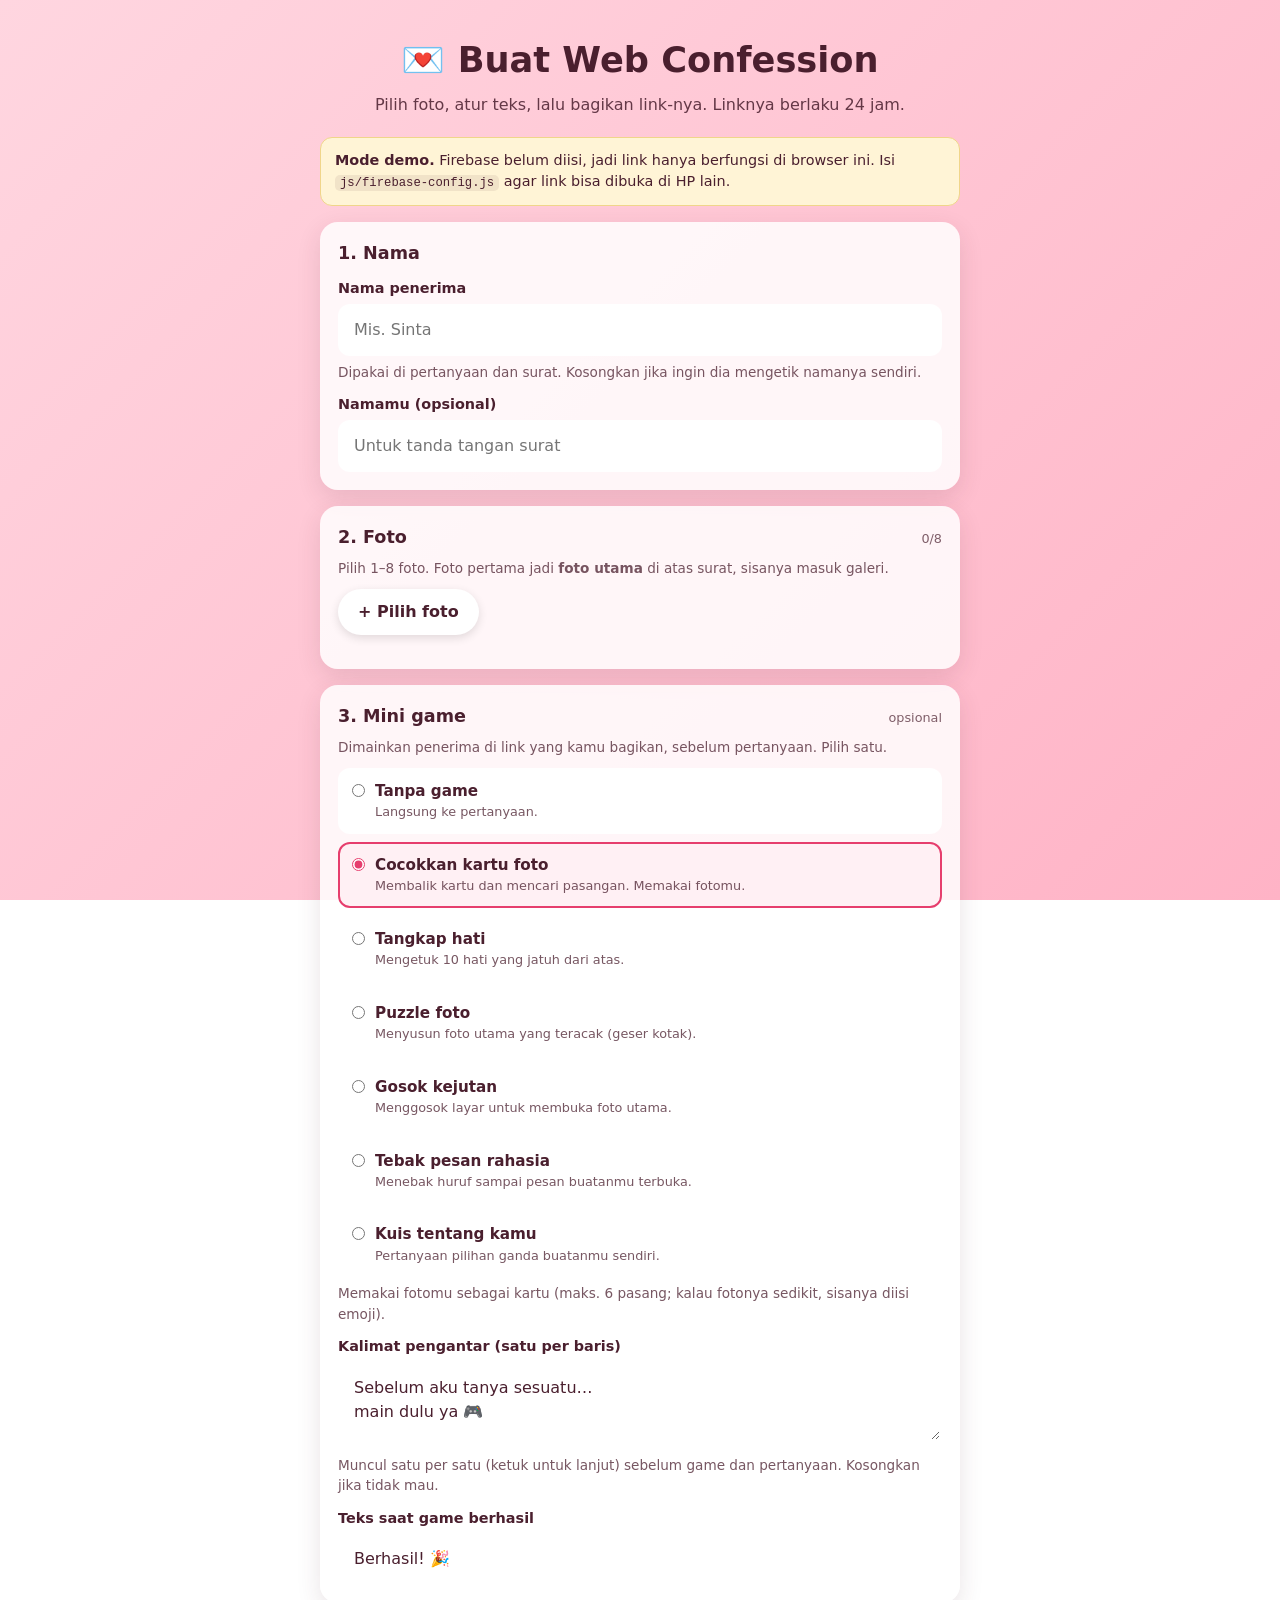
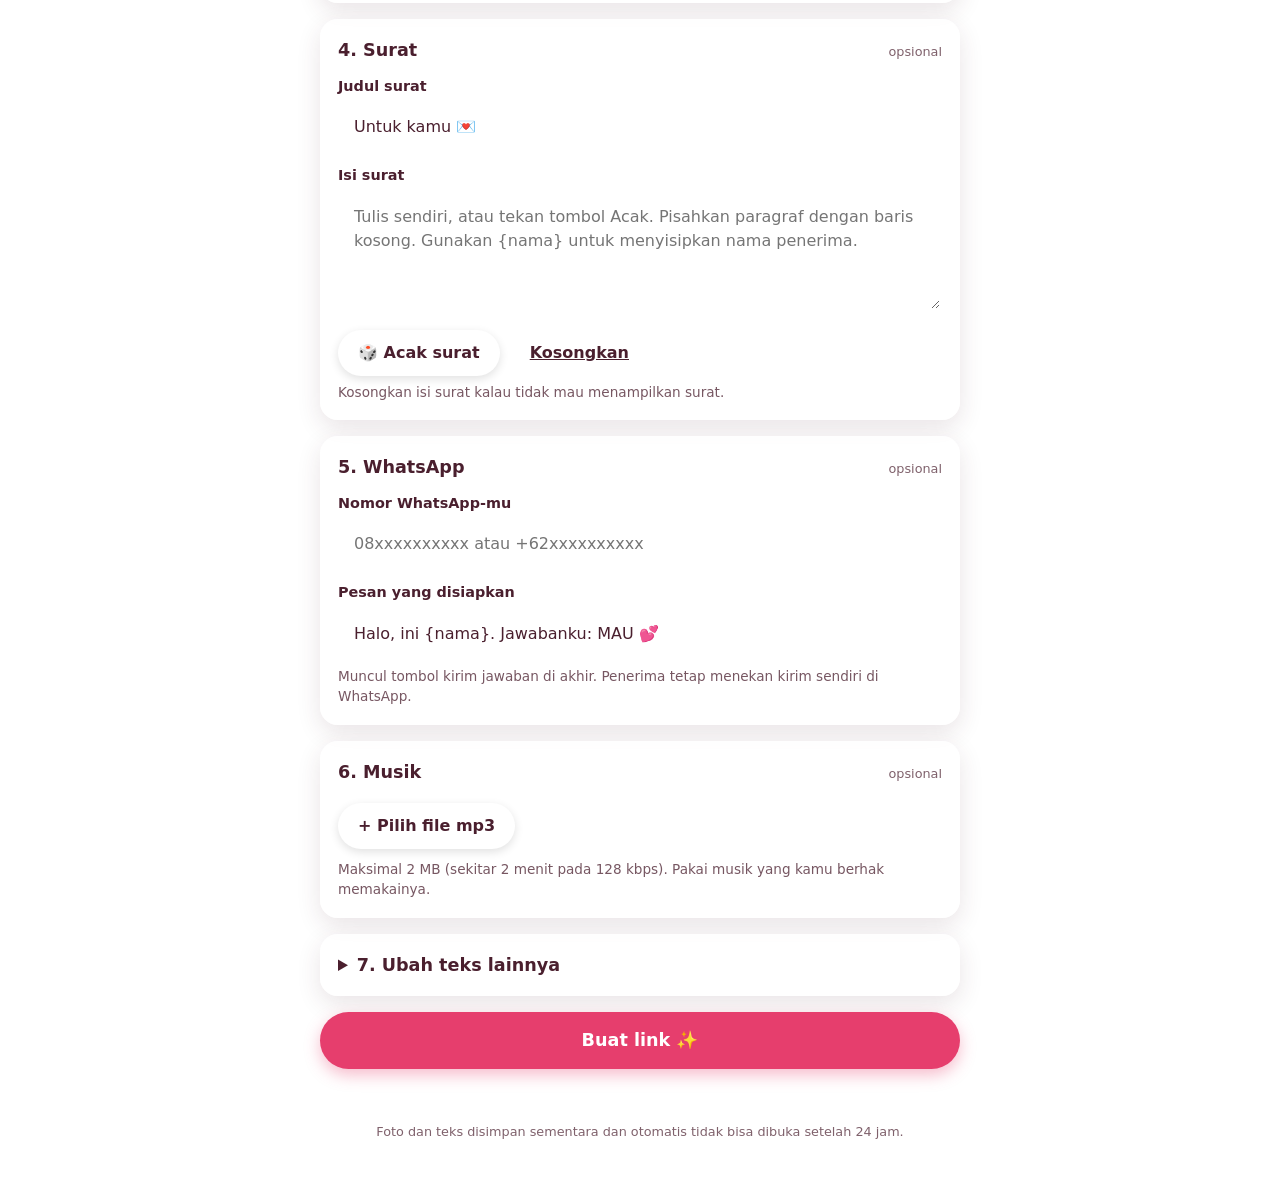
<file: index.html>
<!DOCTYPE html>
<html lang="id">
<head>
  <meta charset="UTF-8">
  <meta name="viewport" content="width=device-width, initial-scale=1.0">
  <title>Buat Web Confession</title>
  <link rel="stylesheet" href="css/generator.css">
</head>
<body>
  <div class="wrap">

    <header>
      <h1>💌 Buat Web Confession</h1>
      <p>Pilih foto, atur teks, lalu bagikan link-nya. Linknya berlaku 24 jam.</p>
    </header>

    <div id="demo-banner" class="banner" hidden>
      <strong>Mode demo.</strong> Firebase belum diisi, jadi link hanya berfungsi di browser ini.
      Isi <code>js/firebase-config.js</code> agar link bisa dibuka di HP lain.
    </div>

    <form id="gen-form" autocomplete="off">

      <section class="card">
        <h2>1. Nama</h2>
        <label for="f-recipient">Nama penerima</label>
        <input type="text" id="f-recipient" maxlength="30" placeholder="Mis. Sinta">
        <p class="hint">Dipakai di pertanyaan dan surat. Kosongkan jika ingin dia mengetik namanya sendiri.</p>
        <label for="f-sender">Namamu (opsional)</label>
        <input type="text" id="f-sender" maxlength="30" placeholder="Untuk tanda tangan surat">
      </section>

      <section class="card">
        <h2>2. Foto <span id="photo-count" class="count">0/8</span></h2>
        <p class="hint">Pilih 1–8 foto. Foto pertama jadi <strong>foto utama</strong> di atas surat, sisanya masuk galeri.</p>
        <label class="btn btn-secondary file-btn" for="photo-input">+ Pilih foto</label>
        <input type="file" id="photo-input" accept="image/*" multiple hidden>
        <p id="photo-status" class="hint" role="status"></p>
        <ul id="photo-list" class="photo-list"></ul>
      </section>

      <section class="card">
        <h2>3. Mini game <span class="count">opsional</span></h2>
        <p class="hint">Dimainkan penerima di link yang kamu bagikan, sebelum pertanyaan. Pilih satu.</p>
        <div id="game-choices" class="game-choices"></div>
        <p id="game-note" class="hint"></p>

        <div id="game-opts-word" hidden>
          <label for="f-word">Pesan rahasia yang harus ditebak</label>
          <input type="text" id="f-word" maxlength="24" value="AKU SUKA KAMU">
          <p class="hint">3–24 huruf (A–Z) dan spasi saja, tanpa angka atau tanda baca.</p>
        </div>

        <div id="game-opts-quiz" hidden>
          <p class="hint">Tulis 1–5 pertanyaan dengan 2–4 pilihan. Tandai jawaban yang benar dengan lingkaran di sampingnya. Boleh memakai {nama}.</p>
          <div id="quiz-list"></div>
          <button type="button" class="btn btn-secondary" id="btn-add-quiz">+ Tambah pertanyaan</button>
        </div>

        <label for="f-intro">Kalimat pengantar (satu per baris)</label>
        <textarea id="f-intro" maxlength="400" class="short">Sebelum aku tanya sesuatu…
main dulu ya 🎮</textarea>
        <p class="hint">Muncul satu per satu (ketuk untuk lanjut) sebelum game dan pertanyaan. Kosongkan jika tidak mau.</p>

        <div id="game-common">
          <label for="f-game-win">Teks saat game berhasil</label>
          <input type="text" id="f-game-win" maxlength="80" value="Berhasil! 🎉">
        </div>
      </section>

      <section class="card">
        <h2>4. Surat <span class="count">opsional</span></h2>
        <label for="f-letter-title">Judul surat</label>
        <input type="text" id="f-letter-title" maxlength="80" value="Untuk kamu 💌">
        <label for="f-letter">Isi surat</label>
        <textarea id="f-letter" maxlength="4000" placeholder="Tulis sendiri, atau tekan tombol Acak. Pisahkan paragraf dengan baris kosong. Gunakan {nama} untuk menyisipkan nama penerima."></textarea>
        <div class="row">
          <button type="button" class="btn btn-secondary" id="btn-random">🎲 Acak surat</button>
          <button type="button" class="btn btn-ghost" id="btn-clear-letter">Kosongkan</button>
        </div>
        <p class="hint">Kosongkan isi surat kalau tidak mau menampilkan surat.</p>
      </section>

      <section class="card">
        <h2>5. WhatsApp <span class="count">opsional</span></h2>
        <label for="f-wa">Nomor WhatsApp-mu</label>
        <input type="tel" id="f-wa" inputmode="tel" maxlength="20" placeholder="08xxxxxxxxxx atau +62xxxxxxxxxx">
        <label for="f-wa-msg">Pesan yang disiapkan</label>
        <input type="text" id="f-wa-msg" maxlength="200" value="Halo, ini {nama}. Jawabanku: MAU 💕">
        <p class="hint">Muncul tombol kirim jawaban di akhir. Penerima tetap menekan kirim sendiri di WhatsApp.</p>
      </section>

      <section class="card">
        <h2>6. Musik <span class="count">opsional</span></h2>
        <label class="btn btn-secondary file-btn" for="music-input">+ Pilih file mp3</label>
        <input type="file" id="music-input" accept="audio/mpeg,audio/mp3,.mp3" hidden>
        <p id="music-status" class="hint">Maksimal 2 MB (sekitar 2 menit pada 128 kbps). Pakai musik yang kamu berhak memakainya.</p>
        <button type="button" class="btn btn-ghost" id="btn-music-remove" hidden>Hapus musik</button>
      </section>

      <details class="card">
        <summary>7. Ubah teks lainnya</summary>
        <p class="hint">Semua sudah terisi bawaan. Gunakan <code>{nama}</code> dan <code>{pengirim}</code> bila perlu.</p>

        <label for="f-welcome-title">Judul sambutan</label>
        <input type="text" id="f-welcome-title" maxlength="60" value="Hai 👋">
        <label for="f-welcome-text">Teks sambutan</label>
        <input type="text" id="f-welcome-text" maxlength="160" value="Ada sesuatu yang mau aku sampaikan ke kamu…">
        <label for="f-welcome-hint">Petunjuk klik</label>
        <input type="text" id="f-welcome-hint" maxlength="60" value="Klik di mana saja untuk lanjut">

        <label for="f-name-title">Pertanyaan nama (jika nama penerima dikosongkan)</label>
        <input type="text" id="f-name-title" maxlength="80" value="Sebelum itu, siapa namamu?">

        <label for="f-question">Pertanyaan utama</label>
        <input type="text" id="f-question" maxlength="120" value="{nama}, mau nggak jadi pacarku? 💖">
        <div class="two">
          <div>
            <label for="f-yes">Tombol setuju</label>
            <input type="text" id="f-yes" maxlength="20" value="Mau 💕">
          </div>
          <div>
            <label for="f-no">Tombol menolak</label>
            <input type="text" id="f-no" maxlength="20" value="Nggak">
          </div>
        </div>
        <label for="f-notexts">Teks tombol menolak saat kabur (satu per baris)</label>
        <textarea id="f-notexts" maxlength="400">Yakin?
Coba pikir lagi…
Jangan gitu dong 🥺
Klik yang satunya aja
Tombol ini rusak 😅</textarea>

        <label for="f-success-title">Judul ucapan</label>
        <input type="text" id="f-success-title" maxlength="80" value="Yeay! Terima kasih, {nama} 🎉">
        <label for="f-success-text">Teks ucapan</label>
        <input type="text" id="f-success-text" maxlength="200" value="Aku seneng banget. Mulai sekarang, kita jalani bareng ya 💗">
        <label for="f-gallery-title">Judul galeri</label>
        <input type="text" id="f-gallery-title" maxlength="60" value="Kenangan kita 💞">
      </details>

      <button type="submit" class="btn btn-primary btn-big" id="btn-generate">Buat link ✨</button>
      <p id="gen-status" class="status" role="status"></p>
    </form>

    <section id="result" class="card result" hidden>
      <h2>Linknya sudah jadi 🎉</h2>
      <p class="hint">Kirim link ini ke dia. Berlaku sampai <strong id="result-expiry"></strong>.</p>
      <input type="text" id="result-link" readonly>
      <div class="row">
        <button type="button" class="btn btn-primary" id="btn-copy">Salin link</button>
        <button type="button" class="btn btn-secondary" id="btn-share" hidden>Bagikan</button>
        <a class="btn btn-secondary" id="btn-open" target="_blank" rel="noopener">Buka</a>
      </div>
      <button type="button" class="btn btn-ghost" id="btn-again">Buat yang baru</button>
    </section>

    <footer>
      <p>Foto dan teks disimpan sementara dan otomatis tidak bisa dibuka setelah 24 jam.</p>
    </footer>
  </div>

  <script type="module" src="js/generator.js"></script>
</body>
</html>
</file>
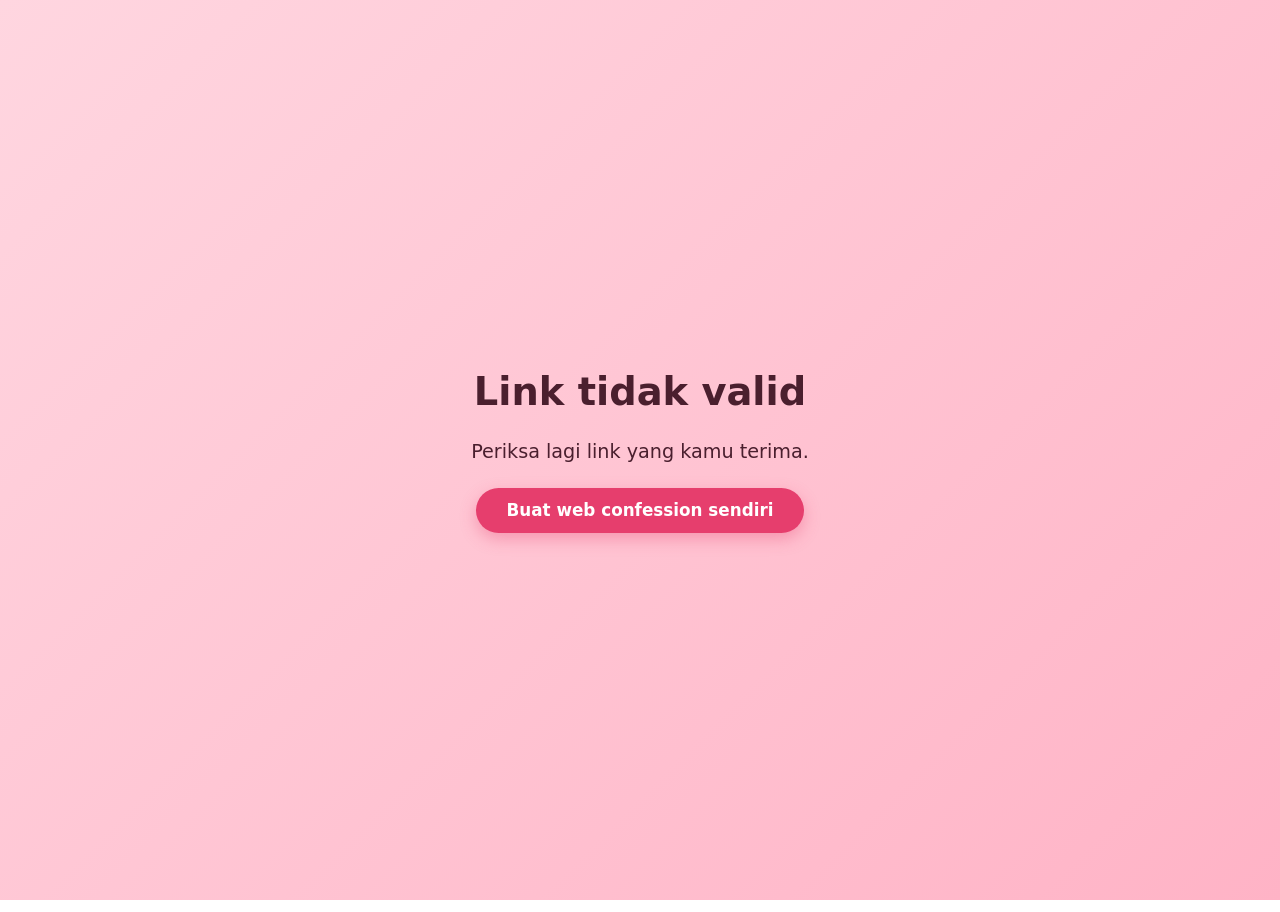
<file: lihat.html>
<!DOCTYPE html>
<html lang="id">
<head>
  <meta charset="UTF-8">
  <meta name="viewport" content="width=device-width, initial-scale=1.0">
  <meta name="robots" content="noindex">
  <title>Ada yang mau aku bilang…</title>
  <link rel="preconnect" href="https://fonts.googleapis.com">
  <link rel="preconnect" href="https://fonts.gstatic.com" crossorigin>
  <link href="https://fonts.googleapis.com/css2?family=Caveat:wght@500;600&display=swap" rel="stylesheet">
  <link rel="stylesheet" href="css/viewer.css">
</head>
<body>
  <main id="app">

    <!-- Memuat -->
    <section id="screen-loading" class="screen active" aria-live="polite">
      <p class="loading">Memuat… 💌</p>
    </section>

    <!-- Error / kedaluwarsa -->
    <section id="screen-error" class="screen">
      <h2 id="error-title"></h2>
      <p id="error-text"></p>
      <a class="btn btn-primary" href="index.html">Buat web confession sendiri</a>
    </section>

    <!-- Layar 1: Welcome -->
    <section id="screen-welcome" class="screen">
      <h1 id="welcome-title"></h1>
      <p id="welcome-text"></p>
      <p class="hint" id="welcome-hint"></p>
    </section>

    <!-- Layar 2: Input nama (hanya jika nama penerima tidak diisi pembuat) -->
    <section id="screen-name" class="screen">
      <h2 id="name-title"></h2>
      <form id="name-form" autocomplete="off">
        <input type="text" id="name-input" maxlength="30" required placeholder="Ketik namamu di sini">
        <button type="submit" class="btn btn-primary">Kirim</button>
      </form>
      <p class="error" id="name-error" role="alert"></p>
    </section>

    <!-- Pengantar: kalimat muncul satu per satu -->
    <section id="screen-intro" class="screen">
      <p id="intro-line" class="intro-line"></p>
      <p class="hint">Ketuk untuk lanjut</p>
    </section>

    <!-- Mini game -->
    <section id="screen-game" class="screen">
      <h2 id="game-title"></h2>
      <p id="game-hint" class="game-hint"></p>
      <div id="game-area" class="game-area"></div>
      <button type="button" id="game-skip" class="btn btn-secondary game-skip" hidden>Lewati game ➜</button>
    </section>

    <!-- Layar 3: Pertanyaan -->
    <section id="screen-question" class="screen">
      <h2 id="question-text"></h2>
      <div class="buttons">
        <button type="button" class="btn btn-primary" id="btn-yes"></button>
        <button type="button" class="btn btn-secondary" id="btn-no"></button>
      </div>
    </section>

    <!-- Layar 4: Ucapan, foto utama, surat, galeri -->
    <section id="screen-success" class="screen">
      <figure id="hero" class="hero" hidden>
        <img id="hero-img" alt="Foto utama">
        <figcaption id="hero-caption"></figcaption>
      </figure>
      <h2 id="success-title"></h2>
      <p id="success-text"></p>

      <article id="letter" class="letter" hidden>
        <h3 id="letter-title"></h3>
        <div id="letter-body"></div>
        <p id="letter-sign" class="sign"></p>
      </article>

      <h3 id="gallery-title" class="gallery-title" hidden></h3>
      <div id="gallery" class="gallery" hidden></div>

      <a id="wa-btn" class="btn btn-primary" target="_blank" rel="noopener" hidden></a>
    </section>

  </main>

  <div id="lightbox" class="lightbox" hidden role="dialog" aria-modal="true" aria-label="Foto besar">
    <button type="button" id="lightbox-close" class="lightbox-close" aria-label="Tutup">✕</button>
    <figure>
      <img id="lightbox-img" alt="">
      <figcaption id="lightbox-caption"></figcaption>
    </figure>
  </div>

  <button type="button" id="music-toggle" class="music-toggle" aria-label="Nyalakan atau matikan musik" hidden>🔊</button>
  <div id="hearts" aria-hidden="true"></div>

  <script type="module" src="js/viewer.js"></script>
</body>
</html>
</file>
<file: css/generator.css>
:root {
  --bg-1: #ffd6e0;
  --bg-2: #ffb3c6;
  --text: #4a1f2e;
  --accent: #e63e6d;
  --accent-dark: #c92c58;
  --card: rgba(255, 255, 255, 0.85);
}

* { box-sizing: border-box; margin: 0; padding: 0; }
[hidden] { display: none !important; }

body {
  min-height: 100vh;
  padding: 20px 14px 60px;
  font-family: "Segoe UI", system-ui, -apple-system, Roboto, sans-serif;
  color: var(--text);
  line-height: 1.5;
  background: linear-gradient(135deg, var(--bg-1), var(--bg-2)) fixed;
}

.wrap {
  max-width: 640px;
  margin: 0 auto;
  display: flex;
  flex-direction: column;
  gap: 16px;
}

header { text-align: center; padding: 14px 0 4px; }
h1 { font-size: clamp(1.6rem, 6vw, 2.2rem); }
header p { margin-top: 6px; opacity: 0.85; }

form { display: flex; flex-direction: column; gap: 16px; }

.card {
  background: var(--card);
  border-radius: 18px;
  padding: 18px;
  box-shadow: 0 8px 24px rgba(74, 31, 46, 0.12);
}
.card h2 {
  display: flex;
  justify-content: space-between;
  align-items: baseline;
  font-size: 1.1rem;
  margin-bottom: 8px;
}
.count { font-size: 0.8rem; font-weight: 500; opacity: 0.7; }

details summary { cursor: pointer; font-weight: 700; font-size: 1.1rem; }
details[open] summary { margin-bottom: 8px; }

label { display: block; font-weight: 600; font-size: 0.9rem; margin: 12px 0 4px; }

input[type="text"], input[type="tel"], textarea {
  width: 100%;
  padding: 12px 14px;
  font: inherit;
  color: var(--text);
  background: #fff;
  border: 2px solid transparent;
  border-radius: 12px;
  outline: none;
}
input:focus, textarea:focus { border-color: var(--accent); }
textarea { min-height: 120px; resize: vertical; line-height: 1.5; }
#result-link { font-size: 0.9rem; margin: 10px 0; }

.hint { font-size: 0.85rem; opacity: 0.75; margin-top: 6px; }
code { background: rgba(74, 31, 46, 0.08); padding: 1px 5px; border-radius: 5px; font-size: 0.85em; }

.row { display: flex; gap: 10px; flex-wrap: wrap; margin-top: 12px; }
.two { display: grid; grid-template-columns: 1fr 1fr; gap: 10px; }

.btn {
  display: inline-block;
  padding: 11px 20px;
  font: inherit;
  font-weight: 600;
  text-align: center;
  text-decoration: none;
  border: none;
  border-radius: 999px;
  cursor: pointer;
  transition: transform 0.15s ease, background 0.2s;
}
.btn:active { transform: scale(0.97); }
.btn-primary { background: var(--accent); color: #fff; box-shadow: 0 6px 16px rgba(230, 62, 109, 0.35); }
.btn-primary:hover { background: var(--accent-dark); }
.btn-primary:disabled { opacity: 0.6; cursor: wait; }
.btn-secondary { background: #fff; color: var(--text); box-shadow: 0 3px 10px rgba(0, 0, 0, 0.12); }
.btn-ghost { background: transparent; color: var(--text); text-decoration: underline; }
.btn-big { width: 100%; padding: 15px; font-size: 1.1rem; }
.file-btn { margin-top: 10px; }

.photo-list {
  list-style: none;
  display: grid;
  grid-template-columns: repeat(2, 1fr);
  gap: 12px;
  margin-top: 12px;
}
.photo-item {
  position: relative;
  background: #fff;
  border-radius: 12px;
  padding: 8px;
  box-shadow: 0 3px 10px rgba(0, 0, 0, 0.1);
}
.photo-item img {
  display: block;
  width: 100%;
  aspect-ratio: 3 / 4;
  object-fit: cover;
  border-radius: 8px;
}
.badge {
  position: absolute;
  top: 14px;
  left: 14px;
  padding: 3px 9px;
  font-size: 0.72rem;
  font-weight: 700;
  color: #fff;
  background: var(--accent);
  border-radius: 999px;
}
.photo-item input { margin-top: 6px; padding: 8px 10px; font-size: 0.85rem; }
.photo-actions { display: flex; gap: 5px; margin-top: 6px; }
.photo-actions button {
  flex: 1;
  padding: 7px 0;
  font-size: 0.9rem;
  background: #ffe3ea;
  border: none;
  border-radius: 8px;
  cursor: pointer;
}
.photo-actions button:disabled { opacity: 0.35; cursor: default; }

.banner {
  padding: 12px 14px;
  font-size: 0.9rem;
  background: #fff4d6;
  border-radius: 12px;
  border: 1px solid #f0d58a;
}
.status { text-align: center; min-height: 1.4em; font-size: 0.95rem; }
.status.error { color: var(--accent-dark); font-weight: 600; }
.result { text-align: left; }
footer { text-align: center; font-size: 0.8rem; opacity: 0.7; }

textarea.short { min-height: 80px; }

/* Pilihan game */
.game-choices { display: flex; flex-direction: column; gap: 8px; margin-top: 10px; }
.choice {
  display: flex;
  align-items: flex-start;
  gap: 10px;
  margin: 0;
  padding: 10px 12px;
  font-weight: 400;
  background: #fff;
  border: 2px solid transparent;
  border-radius: 12px;
  cursor: pointer;
}
.choice:has(input:checked) { border-color: var(--accent); background: #fff0f4; }
.choice input { margin-top: 4px; accent-color: var(--accent); }
.choice strong { display: block; font-size: 0.95rem; }
.choice small { display: block; opacity: 0.75; font-size: 0.8rem; }

/* Editor kuis */
#quiz-list { display: flex; flex-direction: column; gap: 12px; margin: 10px 0; }
.quiz-item { padding: 12px; background: #fff; border-radius: 12px; box-shadow: 0 3px 10px rgba(0, 0, 0, 0.08); }
.quiz-opt-row { display: flex; align-items: center; gap: 8px; margin-top: 8px; }
.quiz-opt-row input[type="radio"] { accent-color: var(--accent); width: 18px; height: 18px; flex: none; }
.quiz-opt-row input[type="text"] { padding: 9px 12px; font-size: 0.9rem; background: #fff5f8; }
.quiz-opt-row button, .quiz-tools button {
  padding: 6px 10px;
  font: inherit;
  font-size: 0.8rem;
  color: var(--text);
  background: #ffe3ea;
  border: none;
  border-radius: 8px;
  cursor: pointer;
}
.quiz-tools { display: flex; gap: 8px; margin-top: 10px; flex-wrap: wrap; }
</file>
<file: css/viewer.css>
:root {
  --bg-1: #ffd6e0;
  --bg-2: #ffb3c6;
  --text: #4a1f2e;
  --accent: #e63e6d;
  --accent-dark: #c92c58;
  --card: rgba(255, 255, 255, 0.75);
  --script: "Caveat", "Segoe Script", "Brush Script MT", cursive;
}

* { box-sizing: border-box; margin: 0; padding: 0; }
[hidden] { display: none !important; }

html, body {
  height: 100%;
  font-family: "Segoe UI", system-ui, -apple-system, Roboto, sans-serif;
  color: var(--text);
  background: linear-gradient(135deg, var(--bg-1), var(--bg-2));
  overflow: hidden;
}

#app {
  position: relative;
  height: 100%;
  display: flex;
  align-items: center;
  justify-content: center;
  padding: 16px;
}

.screen {
  position: absolute;
  inset: 0;
  display: flex;
  flex-direction: column;
  align-items: center;
  justify-content: center;
  gap: 20px;
  padding: 24px;
  text-align: center;
  opacity: 0;
  visibility: hidden;
  transform: translateY(12px);
  transition: opacity 0.5s ease, transform 0.5s ease, visibility 0.5s;
  z-index: 2;
}
.screen.active { opacity: 1; visibility: visible; transform: translateY(0); }

#screen-welcome { cursor: pointer; }
.loading { opacity: 0.8; animation: pulse 1.6s ease-in-out infinite; }

h1 { font-size: clamp(2rem, 7vw, 3.2rem); }
h2 { font-size: clamp(1.5rem, 5.5vw, 2.4rem); line-height: 1.3; max-width: 560px; }
h3 { font-size: 1.25rem; margin-bottom: 10px; }
p  { font-size: clamp(1rem, 3.5vw, 1.2rem); max-width: 520px; line-height: 1.6; }

.hint { margin-top: 24px; font-size: 0.9rem; opacity: 0.7; animation: pulse 1.8s ease-in-out infinite; }

#name-form { display: flex; flex-direction: column; gap: 14px; width: min(320px, 100%); }
input[type="text"] {
  padding: 14px 16px;
  font-size: 1.05rem;
  border: 2px solid transparent;
  border-radius: 14px;
  background: var(--card);
  color: var(--text);
  text-align: center;
  outline: none;
  transition: border-color 0.2s;
}
input[type="text"]:focus { border-color: var(--accent); }
.error { min-height: 1.2em; font-size: 0.9rem; color: var(--accent-dark); }

.btn {
  display: inline-block;
  padding: 0.75em 1.8em;
  font-size: 1.05rem;
  font-weight: 600;
  text-decoration: none;
  border: none;
  border-radius: 999px;
  cursor: pointer;
  transition: transform 0.15s ease, box-shadow 0.15s ease, background 0.2s, font-size 0.25s ease;
}
.btn-primary { background: var(--accent); color: #fff; box-shadow: 0 6px 16px rgba(230, 62, 109, 0.35); }
.btn-primary:hover { background: var(--accent-dark); }
.btn-secondary { background: #fff; color: var(--text); box-shadow: 0 4px 12px rgba(0, 0, 0, 0.12); }

.buttons { display: flex; gap: 20px; align-items: center; justify-content: center; flex-wrap: wrap; min-height: 60px; }
#btn-no.runaway { position: fixed; z-index: 10; transition: left 0.25s ease, top 0.25s ease, font-size 0.25s ease; }

/* Layar ucapan (bisa di-scroll) */
#screen-success {
  justify-content: flex-start;
  overflow-y: auto;
  -webkit-overflow-scrolling: touch;
  padding-bottom: 48px;
}
#screen-success::before, #screen-success::after { content: ""; flex: 1 0 0; }

.hero {
  width: min(290px, 74vw);
  margin: 0;
  padding: 10px 10px 12px;
  background: #fff;
  border-radius: 6px;
  transform: rotate(-2.5deg);
  box-shadow: 0 14px 34px rgba(74, 31, 46, 0.28);
}
.hero img {
  display: block;
  width: 100%;
  height: auto;
  max-height: 62vh;
  object-fit: cover;
  border-radius: 2px;
}
.hero figcaption { font-family: var(--script); font-size: 1.35rem; margin-top: 8px; text-align: center; }
.hero figcaption:empty { display: none; }
.hero:not(:has(figcaption:not(:empty))) { padding-bottom: 38px; }

.letter {
  max-width: 480px;
  width: 100%;
  padding: 24px 22px;
  background: var(--card);
  border-radius: 18px;
  box-shadow: 0 8px 24px rgba(74, 31, 46, 0.12);
  text-align: left;
}
.letter h3 { line-height: 1.35; margin-bottom: 14px; }
.letter p { margin-bottom: 14px; max-width: none; font-size: 1.02rem; line-height: 1.7; }
.letter .sign { text-align: right; font-style: italic; margin-bottom: 0; }

/* Galeri polaroid */
.gallery-title { font-family: var(--script); font-size: clamp(1.8rem, 6vw, 2.4rem); font-weight: 600; margin: 18px 0 0; }
.gallery { width: min(900px, 100%); column-count: 2; column-gap: 16px; padding: 8px 4px 0; }
@media (min-width: 760px) { .gallery { column-count: 3; column-gap: 22px; } }

.gallery figure {
  position: relative;
  display: inline-block;
  width: 100%;
  margin: 0 0 34px;
  padding: 8px 8px 12px;
  background: #fff;
  border-radius: 4px;
  box-shadow: 0 8px 22px rgba(74, 31, 46, 0.2);
  break-inside: avoid;
  cursor: zoom-in;
  opacity: 0;
  transform: translateY(24px) rotate(var(--tilt, 0deg));
  transition: opacity 0.7s ease, transform 0.7s ease, box-shadow 0.25s ease;
}
.gallery figure.in { opacity: 1; }
.gallery figure.in:hover, .gallery figure.in:focus-visible {
  transform: translateY(-4px) rotate(0deg) scale(1.03);
  box-shadow: 0 14px 30px rgba(74, 31, 46, 0.3);
  outline: none;
  z-index: 3;
}
.gallery figure:nth-child(4n+1) { --tilt: -2deg; }
.gallery figure:nth-child(4n+2) { --tilt: 1.5deg; }
.gallery figure:nth-child(4n+3) { --tilt: 2.2deg; }
.gallery figure:nth-child(4n)   { --tilt: -1.4deg; }
.gallery figure::before {
  content: "";
  position: absolute;
  top: -10px;
  left: 50%;
  width: 54px;
  height: 18px;
  transform: translateX(-50%) rotate(-3deg);
  background: rgba(255, 200, 215, 0.75);
  box-shadow: 0 1px 3px rgba(0, 0, 0, 0.12);
}
.gallery img { display: block; width: 100%; height: auto; border-radius: 2px; }
.gallery figcaption { font-family: var(--script); font-size: 1.2rem; line-height: 1.2; margin-top: 8px; text-align: center; }
.gallery figcaption:empty { display: none; }

/* Lightbox */
.lightbox {
  position: fixed;
  inset: 0;
  z-index: 30;
  display: flex;
  align-items: center;
  justify-content: center;
  padding: 24px 16px;
  background: rgba(74, 31, 46, 0.88);
  cursor: zoom-out;
}
.lightbox figure { max-width: min(94vw, 900px); background: #fff; padding: 10px 10px 14px; border-radius: 6px; text-align: center; box-shadow: 0 20px 50px rgba(0, 0, 0, 0.45); }
.lightbox img { display: block; max-width: 100%; max-height: 76vh; margin: 0 auto; border-radius: 3px; }
.lightbox figcaption { font-family: var(--script); font-size: 1.4rem; margin-top: 8px; }
.lightbox figcaption:empty { display: none; }
.lightbox-close { position: absolute; top: 14px; right: 14px; width: 42px; height: 42px; border: none; border-radius: 50%; font-size: 1.1rem; background: #fff; color: var(--text); cursor: pointer; }

.music-toggle {
  position: fixed;
  top: 14px;
  right: 14px;
  z-index: 20;
  width: 42px;
  height: 42px;
  border: none;
  border-radius: 50%;
  font-size: 1.2rem;
  background: var(--card);
  box-shadow: 0 3px 10px rgba(0, 0, 0, 0.15);
  cursor: pointer;
}

#hearts { position: fixed; inset: 0; pointer-events: none; z-index: 1; overflow: hidden; }
.heart { position: absolute; bottom: -40px; opacity: 0.6; animation: floatUp linear forwards; }
.confetti { position: fixed; top: -20px; width: 10px; height: 14px; z-index: 5; pointer-events: none; animation: fall linear forwards; }

@keyframes floatUp { to { transform: translateY(-110vh) rotate(25deg); opacity: 0; } }
@keyframes fall { to { transform: translateY(110vh) rotate(720deg); } }
@keyframes pulse { 0%, 100% { opacity: 0.4; } 50% { opacity: 0.9; } }
@keyframes shake { 0%, 100% { transform: translateX(0); } 25% { transform: translateX(-6px); } 75% { transform: translateX(6px); } }

/* ---------- Pengantar ---------- */
#screen-intro { cursor: pointer; }
.intro-line {
  max-width: 560px;
  font-family: var(--script);
  font-size: clamp(2rem, 8vw, 3rem);
  line-height: 1.25;
  opacity: 0;
  transform: translateY(12px);
  transition: opacity 0.6s ease, transform 0.6s ease;
}
.intro-line.in { opacity: 1; transform: translateY(0); }

/* ---------- Layar game ---------- */
#screen-game {
  justify-content: flex-start;
  gap: 14px;
  overflow-y: auto;
  -webkit-overflow-scrolling: touch;
  padding-bottom: 40px;
}
#screen-game::before, #screen-game::after { content: ""; flex: 1 0 0; }
.game-hint { margin: 0; font-size: 1rem; opacity: 0.85; }
.game-area { width: min(420px, 100%); display: flex; flex-direction: column; align-items: center; gap: 12px; }
.game-score { font-weight: 700; font-size: 1rem; }
.game-skip { margin-top: 6px; }

/* Memory */
.memory-grid { display: grid; grid-template-columns: repeat(4, 1fr); gap: 8px; width: 100%; }
.mem-card { position: relative; aspect-ratio: 3 / 4; padding: 0; border: none; background: none; perspective: 600px; cursor: pointer; }
.mem-inner { position: absolute; inset: 0; transition: transform 0.45s; transform-style: preserve-3d; }
.mem-card.flipped .mem-inner { transform: rotateY(180deg); }
.mem-face {
  position: absolute;
  inset: 0;
  display: flex;
  align-items: center;
  justify-content: center;
  overflow: hidden;
  border-radius: 10px;
  background: #fff;
  box-shadow: 0 4px 12px rgba(74, 31, 46, 0.18);
  -webkit-backface-visibility: hidden;
  backface-visibility: hidden;
}
.mem-front { font-size: 1.6rem; background: linear-gradient(135deg, #fff, #ffe3ea); }
.mem-back { transform: rotateY(180deg); padding: 4px; font-size: 2rem; }
.mem-back img { width: 100%; height: 100%; object-fit: cover; border-radius: 7px; }
.mem-card.matched .mem-face { outline: 3px solid var(--accent); }
.mem-caption { min-height: 1.8em; font-family: var(--script); font-size: 1.4rem; }

/* Tangkap hati */
.catch-field {
  position: relative;
  width: 100%;
  height: min(58vh, 440px);
  overflow: hidden;
  background: rgba(255, 255, 255, 0.45);
  border-radius: 18px;
  touch-action: manipulation;
}
.catch-heart { position: absolute; top: 0; left: 0; width: 48px; height: 48px; padding: 0; border: none; background: none; font-size: 2rem; cursor: pointer; will-change: transform; }

/* Puzzle */
.puzzle-canvas { width: min(86vw, 360px); aspect-ratio: 1; background: #fff; border-radius: 12px; box-shadow: 0 8px 22px rgba(74, 31, 46, 0.2); touch-action: manipulation; cursor: pointer; }

/* Gosok kejutan */
.scratch-wrap { position: relative; width: min(80vw, 300px); aspect-ratio: 3 / 4; overflow: hidden; background: #fff; border-radius: 10px; box-shadow: 0 8px 22px rgba(74, 31, 46, 0.25); }
.scratch-wrap img { display: block; width: 100%; height: 100%; object-fit: cover; }
.scratch-wrap canvas { position: absolute; inset: 0; width: 100%; height: 100%; touch-action: none; cursor: crosshair; transition: opacity 0.8s ease; }
.scratch-wrap canvas.done { opacity: 0; pointer-events: none; }

/* Tebak kata */
.word-slots { display: flex; flex-wrap: wrap; justify-content: center; gap: 10px 22px; }
.word-w { display: flex; gap: 4px; }
.slot { display: flex; align-items: center; justify-content: center; width: 28px; height: 38px; font-size: 1.4rem; font-weight: 700; border-bottom: 3px solid var(--text); }
.kbd { display: grid; grid-template-columns: repeat(7, 1fr); gap: 6px; width: 100%; }
.key { padding: 10px 0; font: inherit; font-weight: 700; color: var(--text); background: #fff; border: none; border-radius: 8px; cursor: pointer; box-shadow: 0 2px 6px rgba(0, 0, 0, 0.1); }
.key.right { background: #b7efc5; }
.key.wrong { background: #f7b6c2; opacity: 0.6; }
.key:disabled { cursor: default; }

/* Kuis */
.quiz-q { font-size: 1.25rem; font-weight: 700; }
.quiz-opts { display: flex; flex-direction: column; gap: 10px; width: 100%; }
.quiz-opt { padding: 14px; font: inherit; color: var(--text); background: #fff; border: none; border-radius: 14px; cursor: pointer; box-shadow: 0 3px 10px rgba(0, 0, 0, 0.1); }
.quiz-opt.right { background: #b7efc5; }
.quiz-opt.wrong { background: #f7b6c2; animation: shake 0.35s; }

@media (prefers-reduced-motion: reduce) {
  .screen, #btn-no.runaway, .btn { transition: none; }
  .hint, .loading { animation: none; }
  .heart, .confetti { display: none; }
  .gallery figure { opacity: 1; transform: rotate(var(--tilt, 0deg)); transition: none; }
}
</file>
